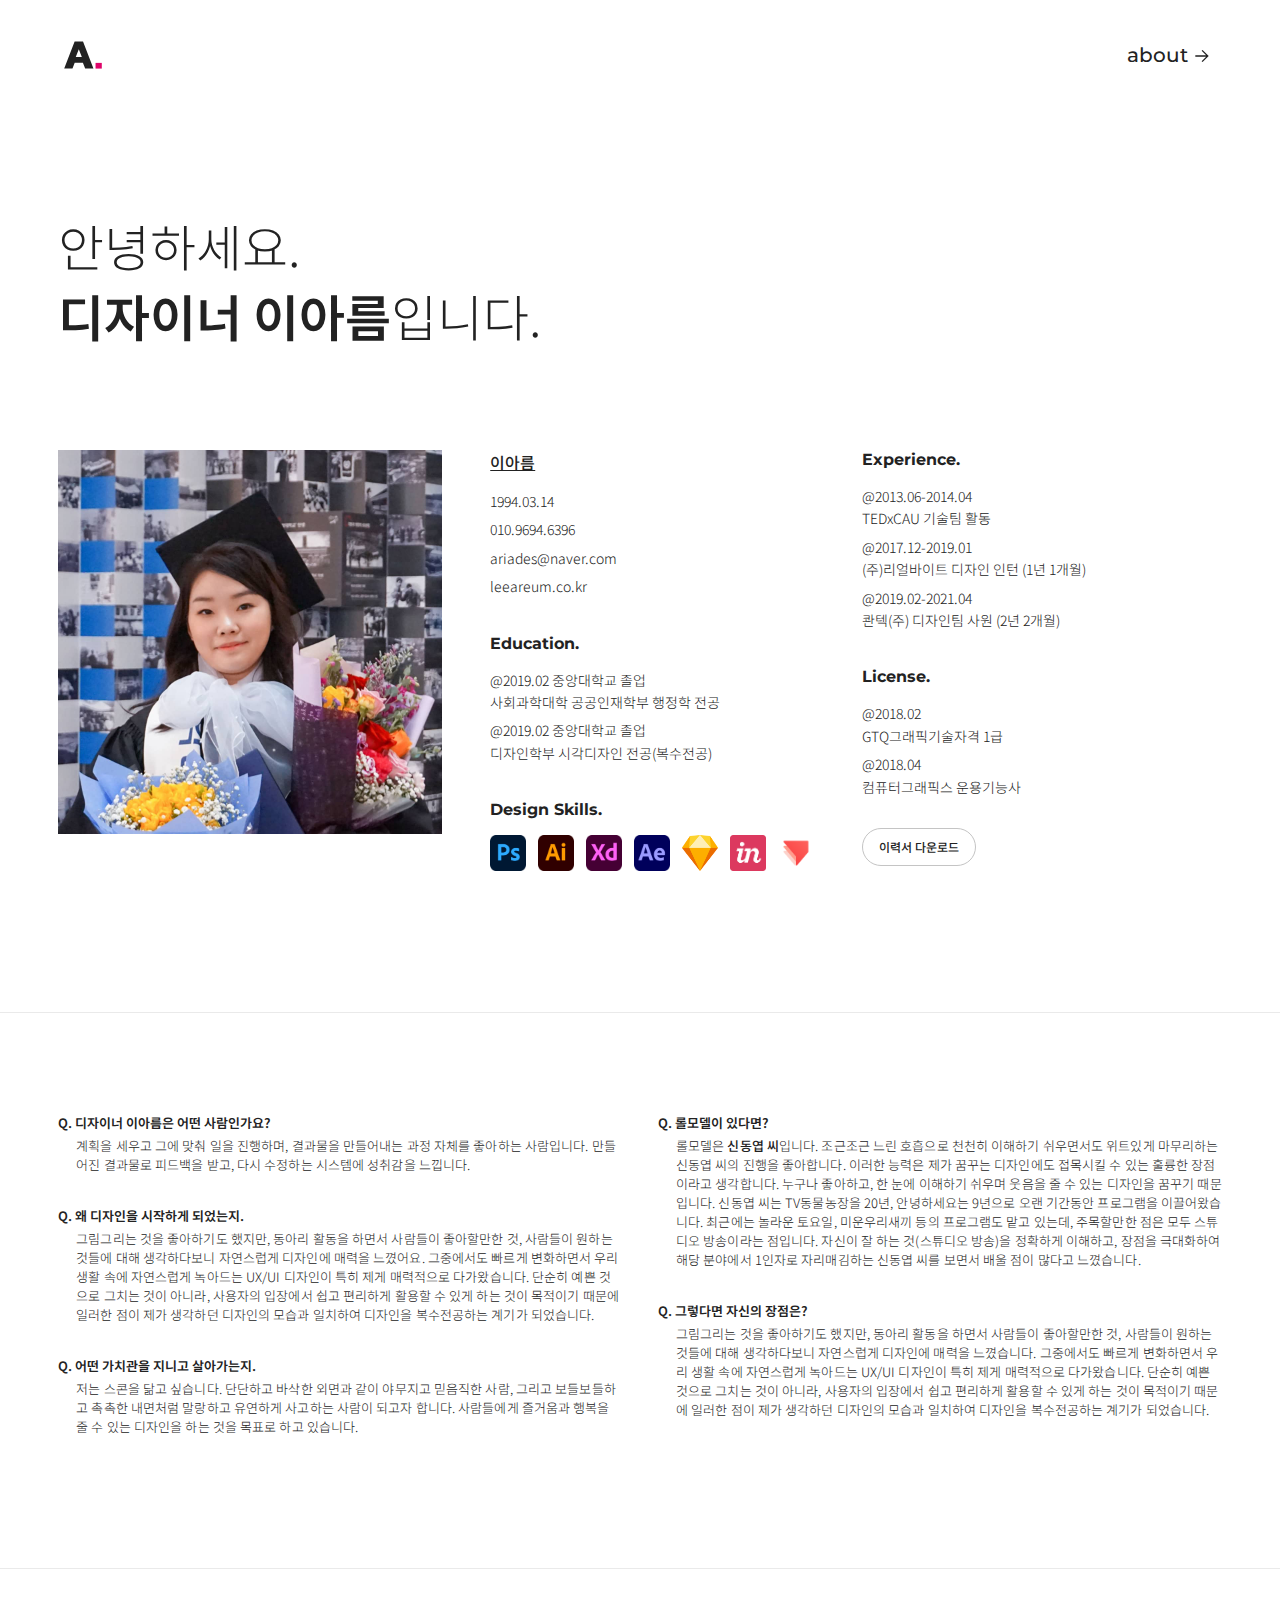
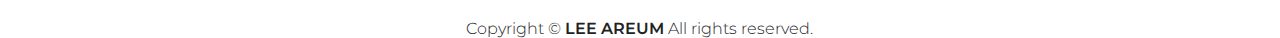
<file: html/about.html>
<!DOCTYPE html>
<html>
    <head>
        <meta charset="utf-8">
        <meta http-equiv="X-UA-Compatible" content="IE=edge, chrome=1">
        <meta name="viewport" content="width=device-width, initial-scale=1.0, maximum-scale=1.0, user-scalable=no">

        <title>이아름 포트폴리오</title>

        <link rel="icon" type="image/png" sizes="192x192" href="../img/favicon-192.png">
        <link rel="shortcut icon" type="image/x-icon" href="../img/favicon.png">

        <link rel="stylesheet" type="text/css" href="../css/reset.css">
        <link rel="stylesheet" type="text/css" href="../css/portfolio.css">
        
        <link href="https://fonts.googleapis.com/css2?family=Montserrat:wght@100;200;300;400;500;600;700;800;900&display=swap" rel="stylesheet">
        <link href="https://fonts.googleapis.com/css2?family=Noto+Sans+KR:wght@100;300;400;500;700;900&display=swap" rel="stylesheet">
    </head>
    <body>
        <div class="wrap">

            <div class="header">
                <div class="header_inner">
                    <h2>
                        <a href="index.html">
                            <span class="blind">디자이너 이아름</span>
                        </a>
                    </h2>
                    <ul class="menu">
                        <li class="menu_about">
                            <a href="about.html">about</a>
                        </li>
                    </ul>
                </div>
            </div>

            <div class="contents">
                <div class="cont_title">
                    <p class="title_p">
                        안녕하세요.<br/>
                        <span class="text_md">디자이너 이아름</span>입니다. 
                    </p>
                </div>

                <div class="profile_wrap">
                    <div class="profile_img">
                        <img src="../img/profile_img.jpg" alt="">
                    </div>
                    <div class="profile_txt">
                        <div class="profile_txt_left">
                            <div class="pr_info">
                                <p class="tit_name">이아름</p>
                                <p class="txt_small">1994.03.14</p>
                                <p class="txt_small">010.9694.6396</p>
                                <p class="txt_small">ariades@naver.com</p>
                                <p class="txt_small">leeareum.co.kr</p>
                            </div>
                            <div class="pr_education">
                                <p class="tit_profile">Education.</p>
                                <p class="txt_small">
                                    @2019.02 중앙대학교 졸업<br/>
                                    사회과학대학 공공인재학부 행정학 전공
                                </p>
                                <p class="txt_small">
                                    @2019.02 중앙대학교 졸업<br/>
                                    디자인학부 시각디자인 전공(복수전공)
                                </p>
                            </div>
                            <div class="pr_skills">
                                <p class="tit_profile">Design Skills.</p>
                                <div class="skills_wrap">
                                    <img src="../img/photoshop.png" alt="photoshop">
                                    <img src="../img/illustrator.png" alt="illustrator">
                                    <img src="../img/xd.png" alt="xd">
                                    <img src="../img/after effects.png" alt="after effects">
                                    <img src="../img/sketch.png" alt="sketch">
                                    <img src="../img/invision.png" alt="invision">
                                    <img src="../img/protopie.png" alt="protopie">
                                </div>
                            </div>
                        </div>
                        <div class="profile_txt_right">
                            <div class="pr_experience">
                                <p class="tit_profile">Experience.</p>
                                <p class="txt_small">
                                    @2013.06-2014.04<br/>
                                    TEDxCAU 기술팀 활동
                                </p>
                                <p class="txt_small">
                                    @2017.12-2019.01<br/>
                                    (주)리얼바이트 디자인 인턴 (1년 1개월)
                                </p>
                                <p class="txt_small">
                                    @2019.02-2021.04<br/>
                                    콴텍(주) 디자인팀 사원 (2년 2개월)
                                </p>
                            </div>
                            <div class="profile_license">
                                <p class="tit_profile">License.</p>
                                <p class="txt_small">
                                    @2018.02<br/> GTQ그래픽기술자격 1급
                                </p>
                                <p class="txt_small">
                                    @2018.04<br/> 컴퓨터그래픽스 운용기능사
                                </p>
                            </div>
                            <div class="btn_resume">
                                <a href="">
                                    이력서 다운로드
                                </a>
                            </div>
                        </div>
                    </div>
                </div>
            </div>
            
            <div class="interview_wrap">
                <div class="interview_inner">
                    <div class="interview_left">
                        <div class="question_box">
                            <p class="question">
                                Q. 디자이너 이아름은 어떤 사람인가요?
                            </p>
                            <p class="answer">
                                계획을 세우고 그에 맞춰 일을 진행하며, 결과물을 만들어내는 과정 자체를 좋아하는 사람입니다. 만들어진 결과물로 피드백을 받고, 다시 수정하는 시스템에 성취감을 느낍니다. 
                            </p>
                        </div>
                        <div class="question_box">
                            <p class="question">
                                Q. 왜 디자인을 시작하게 되었는지.
                            </p>
                            <p class="answer">
                                그림그리는 것을 좋아하기도 했지만, 동아리 활동을 하면서 사람들이 좋아할만한 것, 사람들이 원하는 것들에 대해 생각하다보니 자연스럽게 디자인에 매력을 느꼈어요. 그중에서도 빠르게 변화하면서 우리 생활 속에 자연스럽게 녹아드는 UX/UI 디자인이 특히 제게 매력적으로 다가왔습니다. 단순히 예쁜 것으로 그치는 것이 아니라, 사용자의 입장에서 쉽고 편리하게 활용할 수 있게 하는 것이 목적이기 때문에 일러한 점이 제가 생각하던 디자인의 모습과 일치하여 디자인을 복수전공하는 계기가 되었습니다.
                            </p>
                        </div>
                        <div class="question_box">
                            <p class="question">
                                Q. 어떤 가치관을 지니고 살아가는지.
                            </p>
                            <p class="answer">
                                저는 스콘을 닮고 싶습니다. 단단하고 바삭한 외면과 같이 야무지고 믿음직한 사람, 그리고 보들보들하고 촉촉한 내면처럼 말랑하고 유연하게 사고하는 사람이 되고자 합니다. 사람들에게 즐거움과 행복을 줄 수 있는 디자인을 하는 것을 목표로 하고 있습니다.                            </p>
                        </div>
                    </div>
                    <div class="interview_right">
                        <div class="question_box">
                            <p class="question">
                                Q. 롤모델이 있다면?
                            </p>
                            <p class="answer">
                                롤모델은 <span style="font-weight: 500;">신동엽 씨</span>입니다. 조근조근 느린 호흡으로 천천히 이해하기 쉬우면서도 위트있게 마무리하는 신동엽 씨의 진행을 좋아합니다. 이러한 능력은 제가 꿈꾸는 디자인에도 접목시킬 수 있는 훌륭한 장점이라고 생각합니다. 누구나 좋아하고, 한 눈에 이해하기 쉬우며 웃음을 줄 수 있는 디자인을 꿈꾸기 때문입니다. 신동엽 씨는 TV동물농장을 20년, 안녕하세요는 9년으로 오랜 기간동안 프로그램을 이끌어왔습니다. 최근에는 놀라운 토요일, 미운우리새끼 등의 프로그램도 맡고 있는데, 주목할만한 점은 모두 스튜디오 방송이라는 점입니다. 자신이 잘 하는 것(스튜디오 방송)을 정확하게 이해하고, 장점을 극대화하여 해당 분야에서 1인자로 자리매김하는 신동엽 씨를 보면서 배울 점이 많다고 느꼈습니다.
                            </p>
                        </div>
                        <div class="question_box">
                            <p class="question">
                                Q. 그렇다면 자신의 장점은?
                                                        </p>
                            <p class="answer">
                                그림그리는 것을 좋아하기도 했지만, 동아리 활동을 하면서 사람들이 좋아할만한 것, 사람들이 원하는 것들에 대해 생각하다보니 자연스럽게 디자인에 매력을 느꼈습니다. 그중에서도 빠르게 변화하면서 우리 생활 속에 자연스럽게 녹아드는 UX/UI 디자인이 특히 제게 매력적으로 다가왔습니다. 단순히 예쁜 것으로 그치는 것이 아니라, 사용자의 입장에서 쉽고 편리하게 활용할 수 있게 하는 것이 목적이기 때문에 일러한 점이 제가 생각하던 디자인의 모습과 일치하여 디자인을 복수전공하는 계기가 되었습니다.
                                                        </p>
                        </div>
                    </div>
                </div>
            </div>

            <div class="footer">
                <div class="footer_text">
                    Copyright ©  <span class="text_md" style="font-family:inherit;">LEE AREUM</span> All rights reserved.
                </div>
            </div>





        </div>


    </body>
</html>
</file>
<file: css/portfolio.css>
@charset "utf-8";
@import url('https://fonts.googleapis.com/css2?family=Noto+Sans+KR:wght@100;300;400;500;700;900&display=swap');


.wrap {
    width: 100%;
    height: 100%;
    position: relative;
    
}

.header {
    width: 100%;
    position: absolute;
    top: 0;
    left: 0;
    right: 0;
    padding: 30px 0;
    margin: 0 auto;
    z-index: 100;
    background-color: #ffffff;
    position: fixed;

}

.header_inner {
    overflow: hidden;
    width: 90.9%;
    margin: 0 auto;
    max-width: 1200px;
}

.header h2 {
    float: left;
    width: 50px;
    height: 50px;
    background: url(../img/logo.svg) no-repeat 0 0;
    background-size: 50px;
    -webkit-background-size: 50px;
}

.header h2:hover, .header h2:active {
    background:url(../img/logo_hover.svg) no-repeat 0 0;
}

.header h2 a {
    display: block;
    height: 100%;
}

.blind {
    overflow: hidden;
    position: absolute;
    clip: rect(0 0 0 0);
    width: 1px;
    height: 1px;
    margin: -1px;
}

.menu {
    float: right;
    margin-right: 10px;
}

.menu_about {
    display: inline-block;

}

.menu_about a {
    font-family: 'Montserrat', sans-serif;
    font-size: 20px;
    font-weight: 500;
    color: #222222;
    cursor: pointer;
    vertical-align: bottom;
}

.menu_about a:hover {
    color: #df046a;
    text-decoration: line-through;
}

.menu_about::after {
    content:'';
    width: 18px;
    height: 18px;
    margin: 18px 0 1px 2px;
    display: inline-block;
    background: url(../img/arrow.svg) no-repeat 0 0;
    background-size: 16px;
    -webkit-background-size: 16px 16px;
    vertical-align: middle;
}



.contents {
    width: 90.9%;
    margin: 0 auto;
    max-width: 1200px;
    padding-top: 110px;
}

.cont_title {
    margin-top: 100px;
}

.title_p {
    font-family: "Noto Sans KR", sans-serif;
    font-size: 50px;
    font-weight: 300;
    color: #222222;
    line-height: 1.4em;
}

.text_md {
    font-weight: 600;
}

.portfolio_wrap {
    margin-top: 100px;
    width: 100%;
    overflow: hidden;
    
}

.portfolio_item {
    width: 384px;
    height: 384px;
    background-color: #222222;
    float: left;
    margin-right: 24px;
    margin-bottom: 24px;
}

.portfolio_item a {
    display: block;
    width: 100%;
    height: 100%;
    cursor: pointer;
}

.portfolio_item:nth-child(3n) {
    margin-right: 0;
}








.footer {
    width: 100%;
    border-top: 1px solid #eaeaea;
    background-color: #ffffff;
    margin-top: 100px;
    text-align: center;
}

.footer_text {
    width: 90.9%;
    margin: 0 auto;
    max-width: 1200px;
    margin-top: 50px;
    margin-bottom: 60px;
    font-family: 'Montserrat', sans-serif;
    font-size: 16px;
    font-weight: 300;
}









/* about */
.profile_wrap {
    width: 100%;
    margin: 0 auto;
    margin-top: 100px;
    overflow: hidden;
    margin-bottom: 100px;
}

.profile_img {
    float: left;
    margin-right: 48px;

}

.profile_img img {
    width: 384px;
    height: 384px;
}

.profile_txt {
    float: left;
    display: flex;
    justify-content: flex-start;
    align-items: top;
}

.profile_txt_left {
    margin-right: 48px;
}

.pr_info, .pr_education, .pr_experience, .pr_license, .pr_skills {
    margin-bottom: 36px;
}

.skills_wrap {
    width: 100%;

}

.skills_wrap img {
    width: 36px;
    height: 36px;
    margin-right: 8px;
}

.skills_wrap img:last-child {
    margin-right: 0;
}

.tit_name {
    font-family: "Noto Sans KR", sans-serif;
    font-size: 16px;
    font-weight: 500;
    text-decoration: underline;
    margin-bottom: 16px;
    color: #222222;

}

.txt_small {
    font-family: "Noto Sans KR", sans-serif;
    font-size: 14px;
    font-weight: 300;
    margin-bottom: 6px;
    line-height: 1.6;
    color: #222222;

}

.tit_profile {
    font-family: 'Montserrat', sans-serif;
    font-size: 16px;
    font-weight: bold;
    margin-bottom: 16px;
    color: #222222;

}

.btn_resume {
    margin-top: 30px;

}

.btn_resume a {
    display: inline-block;
    padding: 9px 16px 10px 16px;
    border: 1px solid #c4c4c4;
    border-radius: 100px;
    font-family: "Noto Sans KR", sans-serif;
    font-size: 12px;
    text-align: center;
    font-weight: 500;
    color: #222222;
}

.btn_resume a:hover, .btn_resume a:active {
    background-color: #df046a;
    border: none;
    color: #ffffff;
}

.interview_wrap {
    width: 100%;
    border-top: 1px solid #eaeaea;
}

.interview_inner {
    width: 90.9%;
    max-width: 1200px;
    margin: 0 auto;
    padding-top: 100px;
    display: flex;
    justify-content: flex-start;
    align-items: top;
    margin-bottom: 50px;
}

.interview_left {
    width: 582px;
    margin-right: 36px;
}

.question_box {
    margin-bottom: 32px;
}

.question {
    font-family: "Noto Sans KR", sans-serif;
    font-size: 13px;
    font-weight: 600;
    margin-bottom: 4px;
    color: #222222;
}

.answer {
    padding: 0 0 0 18px;
    font-family: "Noto Sans KR", sans-serif;
    font-size: 13px;
    font-weight: 300;
    text-align-last: left;
    word-break: break-all;
    letter-spacing: 0.1px;
}

.interview_right {
    width: 582px;
}






/* 데스크탑 가로 (해상도 992~1199px) */
@media (max-width: 1199px) {
    .header {
        padding: 18px 0;
    }

    .header_inner {
        max-width: none;
        width: 100%;
    }

    .header h2 {
        margin-left: 30px;
        width: 42px;
        height: 42px;
        background-size: 42px;
        -webkit-background-size: 42px;
    }

    .menu {
        margin-right: 40px;
    }

    .menu_about a {
        font-size: 18px;
    }

    .menu_about::after {
        width: 16px;
        height: 16px;
        margin: 18px 0 2px 2px;
    }

    .contents {
        width: 932px;
        margin: 0 auto;
        max-width: none;
        padding-top: 78px;
    }

    .title_p {
        font-size: 36px;
    }

    .portfolio_item {
        width: 451px;
        height: 451px;
        margin-right: 30px;
        margin-bottom: 30px;
    }

    .portfolio_item:nth-child(3n) {
        margin-right: 30px;
    }

    .portfolio_item:nth-child(2n) {
        margin-right: 0;
    }

    .footer_text {
        max-width: none;
        width: 932px;
        margin: 0 auto;
        margin-top: 50px;
        margin-bottom: 60px;

    }
    



    /* about */
    .profile_img {
        margin-right: 42px;
    }

    .profile_img img {
        width: 451px;
        height: 451px;
    }

    .profile_txt {
        display: inline-block;
    }

    .skills_wrap img {
        width: 24px;
        height: 24px;
        margin-right: 4px;
    }

    .tit_name {
        margin-bottom: 4px;
    }

    .txt_small {
        font-size: 14px;
        margin-bottom: 2px;
    }

    .pr_info, .pr_education, .pr_experience, .pr_license, .pr_skills {
        margin-bottom: 24px;
    }

    .tit_profile {
        margin-bottom: 8px;
    }

    .interview_wrap {
        margin: 0 auto;
    }

    .interview_inner {
        width: 932px;
        max-width: none;
        margin: 0 auto;
    }

    .interview_left {
        width: 451px;
        margin-right: 30px;
    }
    
    .interview_right {
        width: 451px;
    }

    .question {
        font-size: 14px;
        margin-bottom: 6px;
    }

    .answer {
        padding: 0 0 0 16px;
        font-size: 14px;
    }
    


}

/* 태블릿 가로 (해상도 768~991px) */
@media (max-width: 991px) {
    .contents {
        width: 638px;
        margin: 0 auto;
    }

    .cont_title {
        margin-top: 80px;
    }

    .portfolio_wrap {
        margin-top: 80px;

    }

    .portfolio_item {
        width: 304px;
        height: 304px;
        margin-right: 30px;
    }

    .profile_wrap {
        margin-top: 80px;
        margin-bottom: 80px;
    }

    .profile_img {
        float: none;
        width: 100%;
        margin-right: 0;
    }

    .profile_img img {
        width: 638px;
        height: 638px;
    }

    .profile_txt {
        margin-top: 40px;
        display: flex;
        justify-content: flex-start;
        align-items: top;
    }

    .profile_txt_left {
        margin-right: 60px;
    }

    .pr_info, .pr_education, .pr_experience, .pr_license, .pr_skills {
        margin-bottom: 48px;
    }

    .skills_wrap img {
        width: 36px;
        height: 36px;
        margin-right: 8px;
    }

    .tit_name {
        font-size: 18px;
        margin-bottom: 12px;
    }

    .txt_small {
        font-size: 14px;
        margin-bottom: 6px;
    }

    .tit_profile {
        font-size: 18px;
        margin-bottom: 12px;
    }

    .btn_resume a {
        font-size: 14px;
    }

    .interview_inner {
        width: 638px;
        margin: 0 auto;
        padding-top: 80px;
        display: block;
        margin-bottom: 80px;
    }

    .interview_left {
        width: 100%;
    }

    .interview_right {
        width: 100%;
    }

    .answer {
        padding: 0 0 0 18px;
    }

    .footer {
        margin-top: 80px;

    }

    .footer_text {
        width: 638px;
    }



    

}

/* 모바일 가로 (해상도 ~767px) */
@media (max-width: 767px) {
    .header {
        padding: 16px 0;
    }

    .header h2 {
        width: 36px;
        height: 36px;
        background-size: 36px;
        -webkit-background-size: 36px;
        margin-left: 20px;
    }

    .menu {
        margin-right: 20px;
    }

    .menu_about a {
        font-size: 16px;
    }

    .menu_about::after {
        margin: 10px 0 1px 2px;
    }

    .contents {
        width: auto;
        padding: 0 20px;
        padding-top: 68px;

    }

    .cont_title {
        margin-top: 30px;
    }
    
    .title_p {
        font-size: 24px;
    }

    .portfolio_wrap {
        margin-top: 30px;
    }
    
    .portfolio_item {
        width: 100%;
        height: auto;
        margin: 0 auto;
        margin-bottom: 20px;
    }

    .footer {
        margin-top: 30px;
    }

    .footer_text {
        width: auto;
        padding: 0 20px;
        margin-top: 30px;
        font-size: 12px;
    }




    /* about */
    .profile_wrap {
        margin-top: 30px;
        margin-bottom: 30px;
    }

    .profile_img {
        float: none;
        margin-right: 0;
    }

    .profile_img img {
        width: 100%;
        height: auto;

    }

    .profile_txt {
        float: none;
        width: 100%;
        display: block;
    }

    .profile_txt_left, .profile_text_right {
        width: 100%;
    }
    
    .pr_info, .pr_education, .pr_experience, .pr_license, .pr_skills {
        margin-bottom: 36px;
    }

    .skills_wrap img {
        width: 28px;
        height: 28px;
    }

    .txt_small {
        font-size: 16px;
        margin-bottom: 8px;
    }

    .btn_resume {
        margin-bottom: 30px;
    }

    .interview_wrap {
        width: 100%;
    }

    .interview_inner {
        width: auto;
        padding: 0 20px;
        padding-top: 40px;
        margin-bottom: 40px;
    }

    .answer {
        font-size: 13px;
        padding: 0 16px 0 16px;
    }


}
</file>
